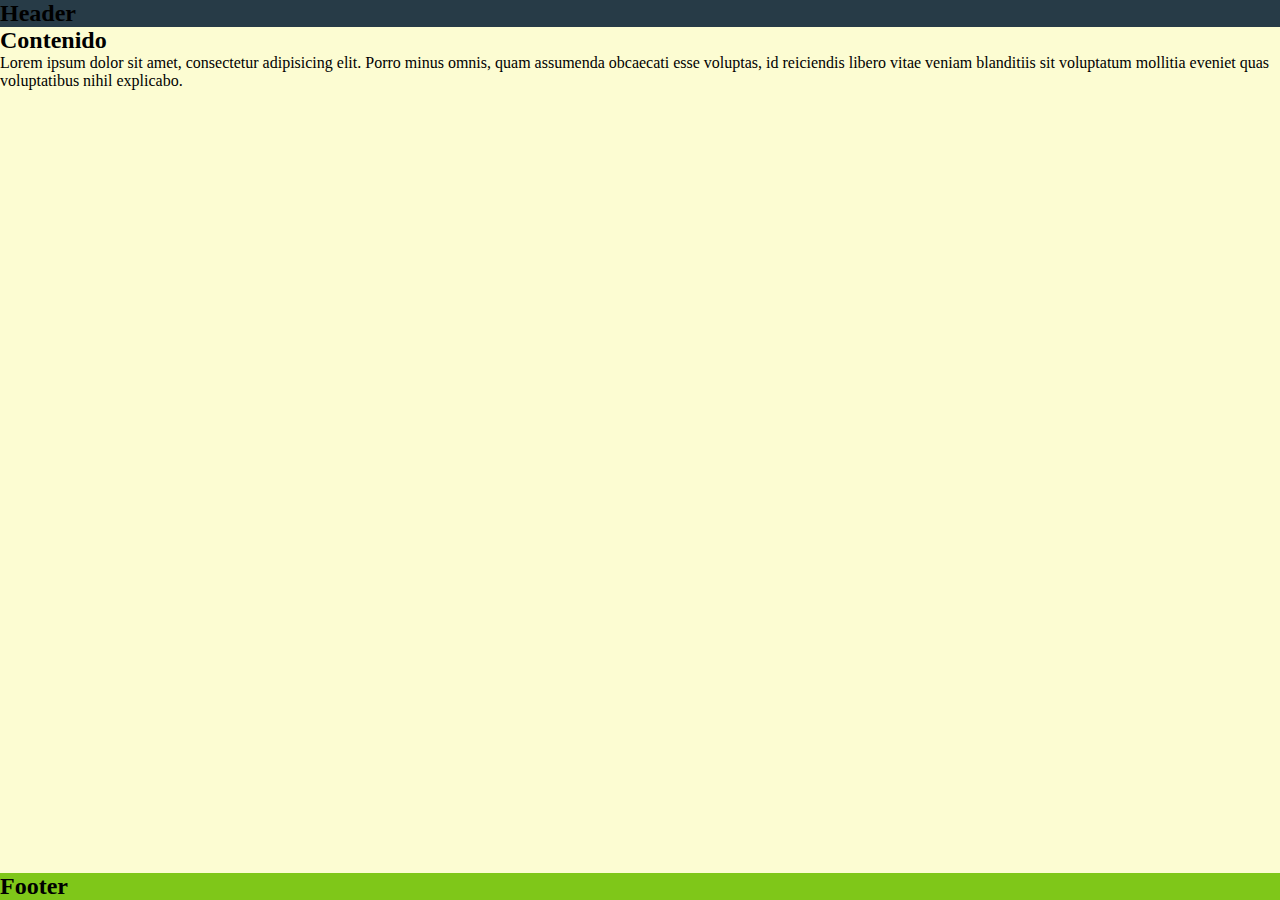
<file: footer/index.html>
<!DOCTYPE html>
<html>
  <head>
    <meta charset="utf-8">
    <title>Reto 2 - Desarrollo web - Sticky footer</title>
    <link rel="stylesheet" href="css/estilos.css">
  </head>
  <body id="body">
    <header id="header">
      <h2>Header</h2>
    </header>
    <section id="contenido">
      <h2>Contenido</h2>
      <p>Lorem ipsum dolor sit amet, consectetur adipisicing elit. Porro minus omnis, quam assumenda obcaecati esse voluptas, id reiciendis libero vitae veniam blanditiis sit voluptatum mollitia eveniet quas voluptatibus nihil explicabo.</p>
    </section>
    <footer id="footer">
      <h2>Footer</h2>
    </footer>
    <!-- <script type="text/javascript">
      var $contenido = document.getElementById('contenido');
      var $header = document.getElementById('header');
      var $footer = document.getElementById('footer');
      var $body = document.getElementById('body');

      var alto = $body.offsetHeight - ($footer.offsetHeight + $header.offsetHeight);
      console.log(alto);
      $contenido.style.minHeight = alto + "px";
    </script> -->
  </body>
</html>
</file>
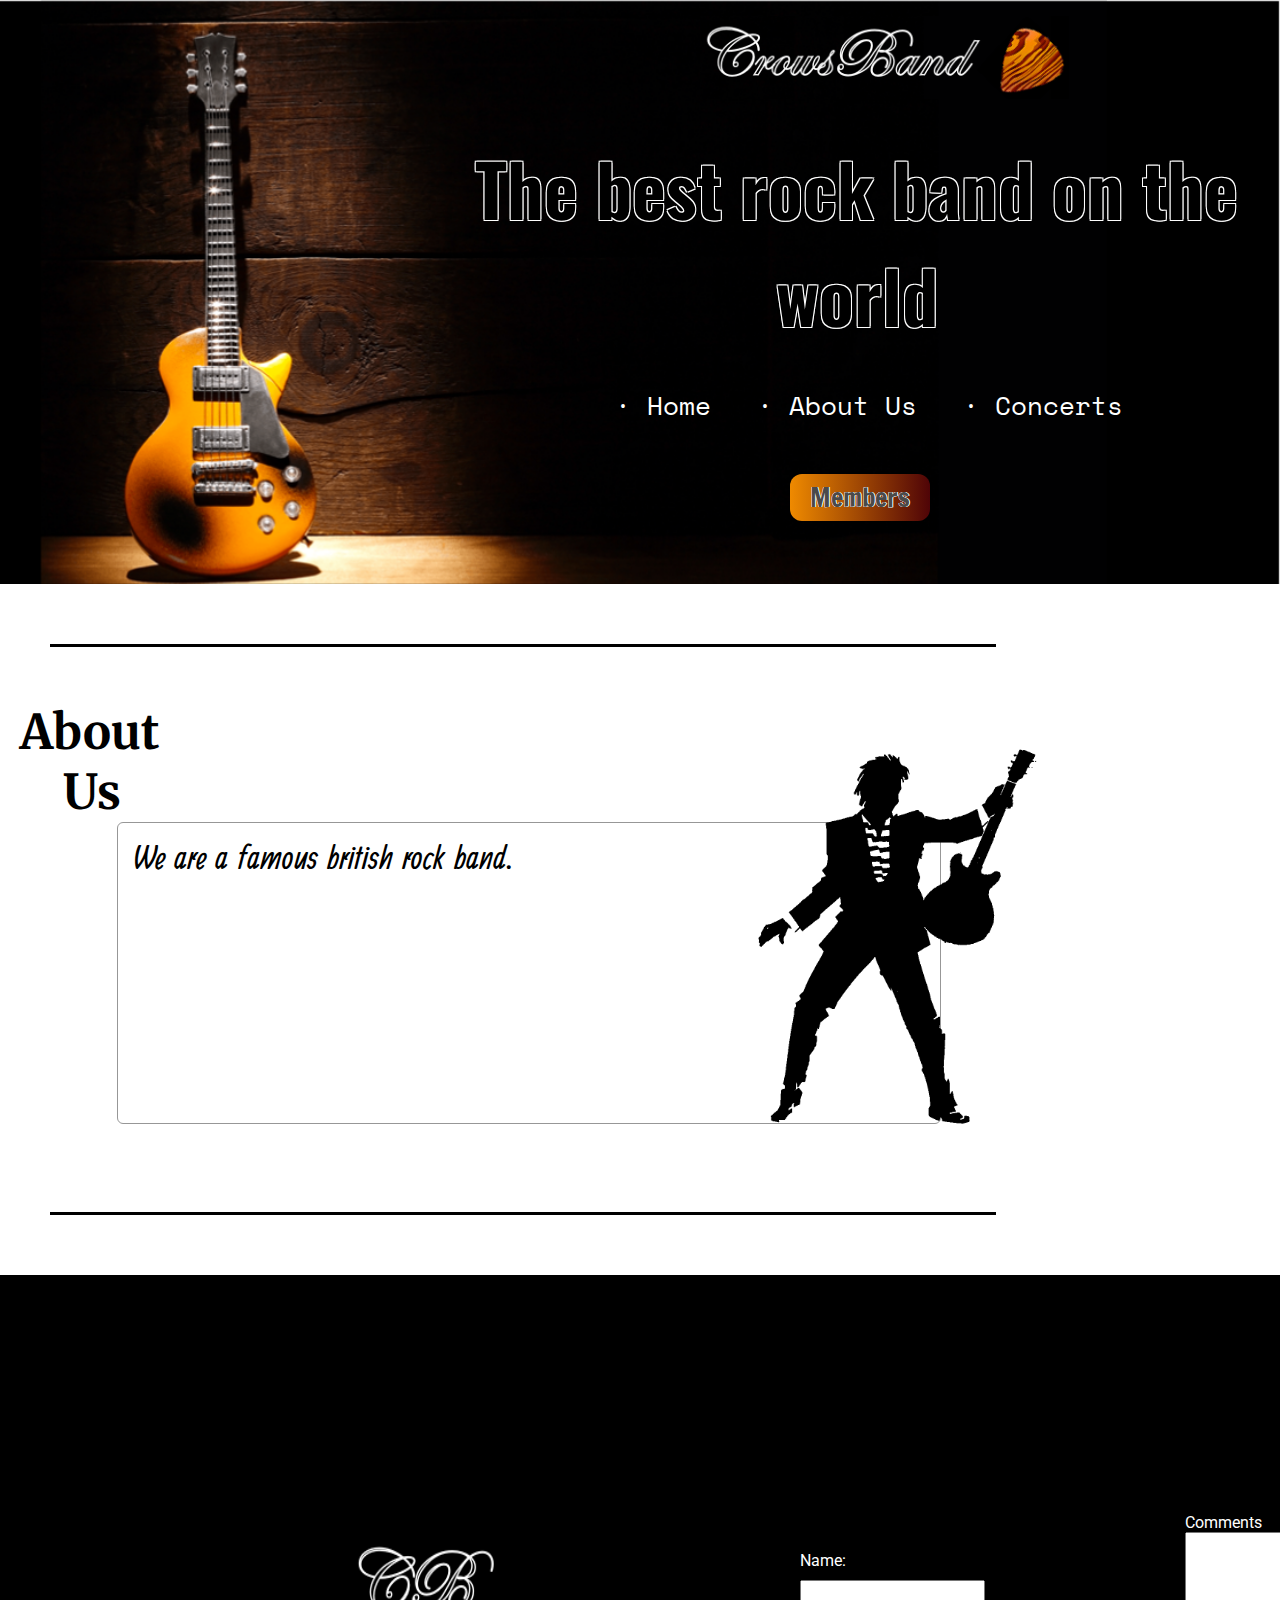
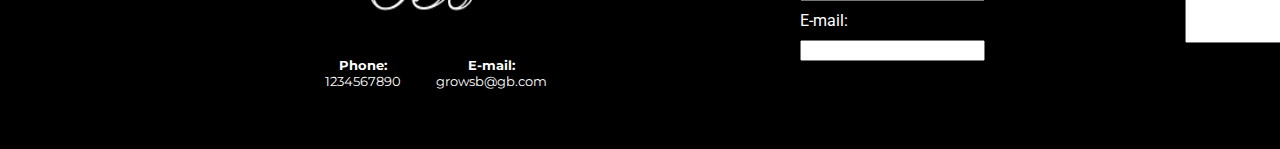
<file: GrowsBand/index.html>
<!DOCTYPE html>
<html lang="en">
<head>
  <meta charset="UTF-8">
  <link rel="stylesheet" href="css/styles.css">
  <link href="https://fonts.googleapis.com/css?family=Francois+One|Oswald|Roboto|Space+Mono|Merriweather:700|Ranga|Montserrat" rel="stylesheet">
  <title>Grows Band - Home</title><!--Titulo del website en el navegador-->
</head>
<body>
  <section id="background" class="background"> <!--Portada del website-->
    <header id="header" class="header container"> <!--Cabecera de la portada-->
      <figure class="logo"><!--Logo del website-->
        <img src="images/logo.png" width="369" alt="LogoGrows">
      </figure>
      <div class="description"><!--Mensaje de promocion-->
        <h1 class="title">The best rock band on the world</h1>
      </div>
      <nav class="menu"><!--Menu de seleccion del website-->
        <ul><!--Lista desorneada-->
          <li><!--Item del menu-->
            <a href="#">Home</a>
          </li>
          <li><!--Item del menu-->
            <a href="#">About Us</a>
          </li>
          <li><!--Item del menu-->
            <a href="#">Concerts</a>
          </li>
        </ul>
        <ol><!--Lista ordenada-->
          <a class="button" href="#">Members</a><!--Boton-->
        </ol>
      </nav>
    </header>
  </section>
  <section id="aboutus" class="aboutus"><!--Seccion de informacion del producto-->
    <div class="title">
      <h2 class="part-a">About</h2><!--Titulo de la seccion-->
      <h2 class="part-b">Us</h2><!--Titulo de la seccion-->
    </div>
    <article class="guitarrisman">
      <div class="description">
        <p>We are a famous british rock band.</p><!--Mensaje situado a un costado de la imagen-->
      </div>
      <img src="images/guitarrist.png" alt="GuitarristMan" class="right" width="284"/><!--Imagen de guitarrista-->
    </article>
  </section>
  <footer class="footer">
    <div class="container">
      <div class="contac">
        <img src="images/logofooter.png" alt="logo footer">
        <a href="tel:1234567890"><strong>Phone:</strong><span>1234567890</span></a>
        <a href="mailto:growsb@gb.com"><strong>E-mail:</strong><span>growsb@gb.com</span></a>
      </div>
      <form class="form">
        <div class="column1">
          <label for="name">Name:</label>
          <input type="text" required name="name" id="name">
          <label for="email">E-mail:</label>
          <input type="email" required name="email" id="email">
        </div>
        <div class="column2">
          <label for="comments">Comments</label>
          <textarea name="name" id="comments" rows="7" cols="30"></textarea>
          <input class="button" type="submit" value="Send"/>
        </div>
      </form>
    </div>
  </footer>
</body>
</html>
</file>
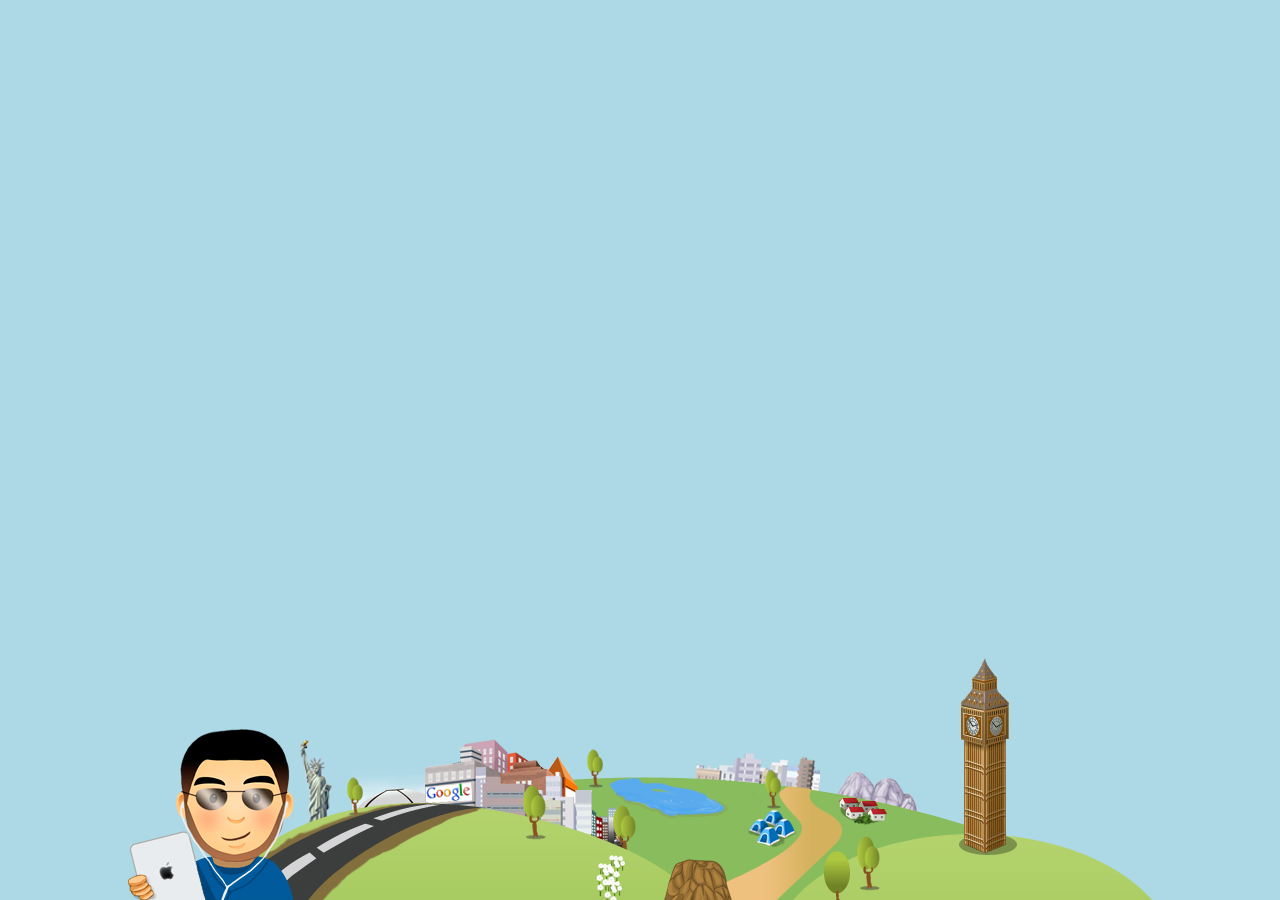
<file: hover-2/index.html>
<!DOCTYPE html>
<html>
  <head>
    <meta charset="utf-8">
    <title>Reto 3 transiciones con :hover</title>
    <link rel="stylesheet" href="css/estilos.css">
  </head>
  <body>
    <div class="container">
      <div class="cvanderland">
        <div class="cvander">
          <img src="images/body.png" class="cvander-body" alt="cvander body">
          <img src="images/head.png" class="cvander-head" alt="cvander head">
          <img src="images/ipad.png" class="cvander-ipad" alt="cvander ipad">
        </div>
      </div>
    </div>
  </body>
</html>
</file>
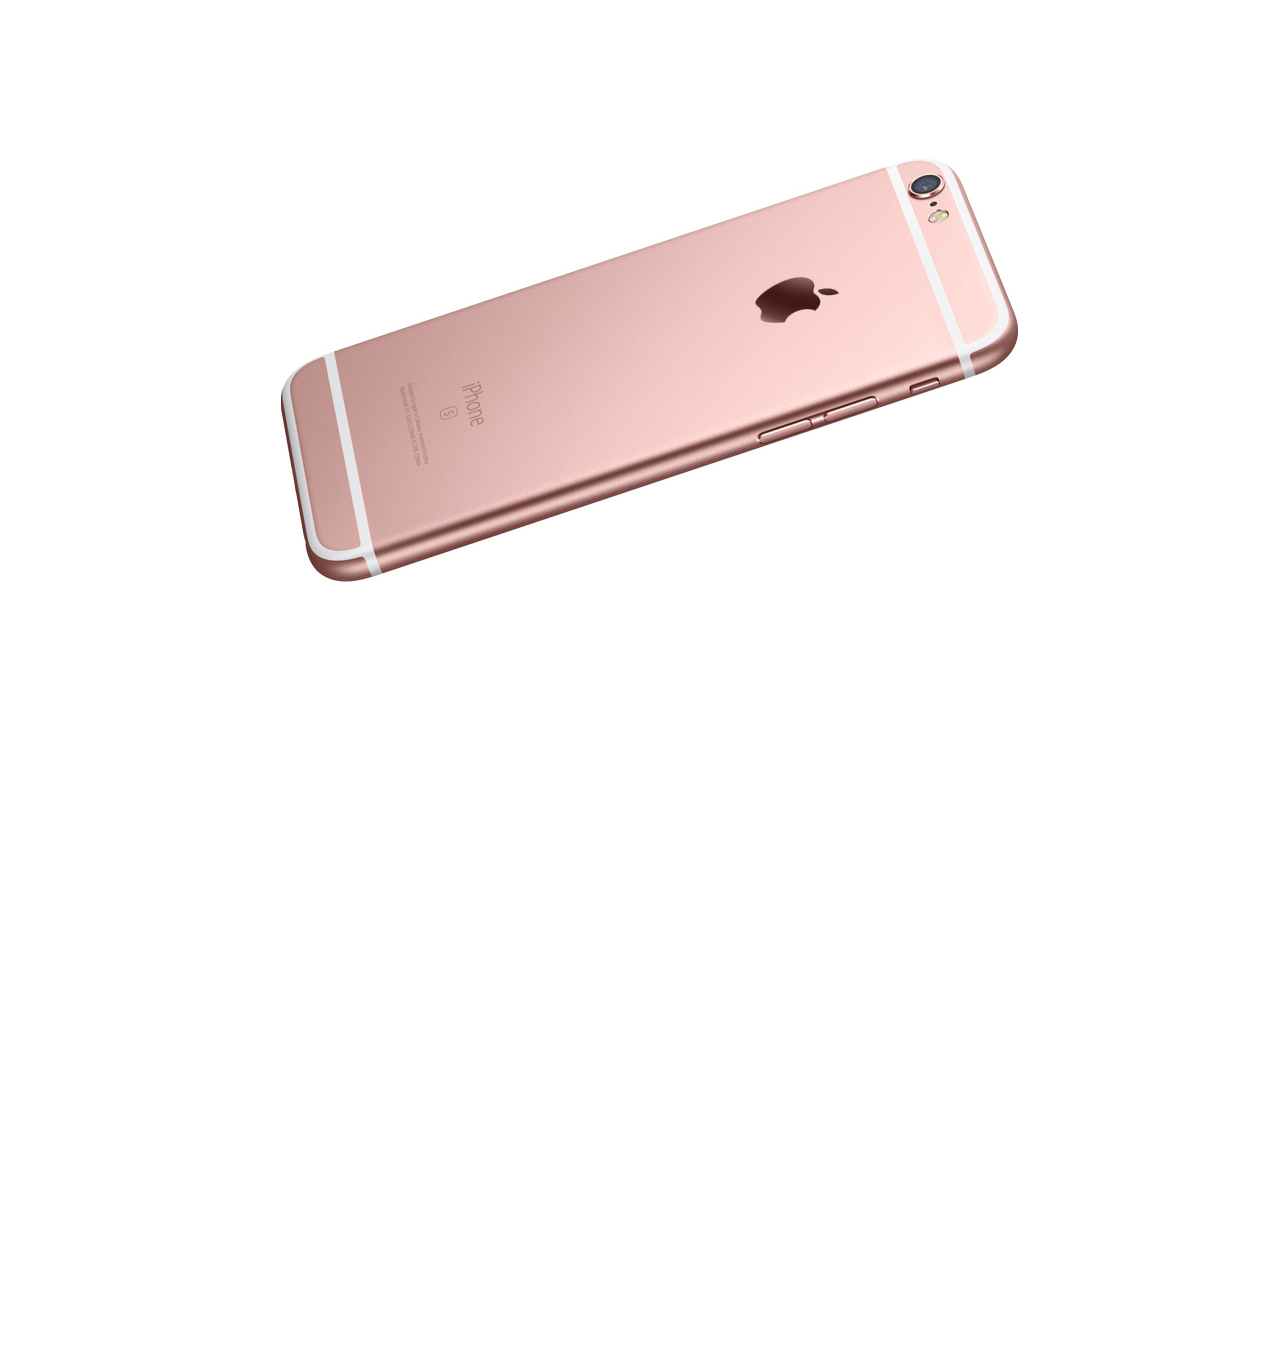
<file: Parallax/index.html>
<!DOCTYPE html>
<html lang="en">
<head>
  <meta charset="UTF-8">
  <title>Parallax</title>
  <style media="screen">
    .container {
      height: 150vh;
      width: 800px;
      margin: 0 auto;
      text-align: center;
    }
    .iphone {
      display: inline-block;
      margin-top: 150px;
      position: relative;
      transition: .1s;
    }
    .shape {
      background-image: url('images/shape.jpg');
      background-position: -54px;
      width: 128px;
      height: 128px;
      position: absolute;
      right: 161px;
      top: 75px;
      -webkit-mask-image: url('images/apple.png');
      mask-image: url('images/apple.png');
    }
  </style>
</head>
<body>
  <section class="container">
    <figure class="iphone" id="iphone">
      <img src="images/iphone.jpg" alt="IPhone">
      <div class="shape" id="mask"></div>
    </figure>
  </section>
  <script>
    var $iphone = document.getElementById('iphone');
    var $mask   = document.getElementById('mask')
    window.addEventListener('scroll', function(ev) {
      console.log(window.scrollY);
      // $iphone.style.marginTop = window.scrollY + 'px';
      var position = 54 + window.scrollY
      $mask.style.backgroundPosition = '-' + position + 'px';
      $iphone.style.transform = 'rotate(-' + position * 0.015 +'deg)' ;
    })
  </script>
</body>
</html>
</file>
<file: footer/css/estilos.css>
body {
  background: lightgrey;
  min-height: 100vh;
  margin: 0;
  display: flex;
  flex-direction: column;
}
h2 {
  margin: 0;
}
p {
  margin: 0;
}
header {
  /*height: 50px;*/
  background: #273b47;
}
section {
  background: #fcfcd2;
  flex: 1;
  /*height: 500px;*/
}
footer {
  background: #7fc719;
  /*height: 100px;*/
  /*position: fixed;
  bottom: 0;
  left: 0;
  right: 0;*/
}
</file>
<file: GrowsBand/css/styles.css>
body {
  font-family: 'Roboto', sans-serif;
  margin: 0;
}
.container{
  width: 800px;
  margin: auto;
  position: relative;
}
.background {
  background: url('../images/guitar-background.png');
  background-size: cover;
}
.logo {
  display: inline-block;
  margin-left: 460px;
}
.title {
  font-family: 'Oswald', sans-serif;
  font-size: 72px;
  color: #000000;
  text-align: center;
  text-shadow: -1px -1px 0 #fff,
    1px -1px 0 #fff,
   -1px 1px 0 #fff,
    1px 1px 0 #fff;
  margin: 15px -233px 20px 200px;

}
.menu {
  font-family: 'Space Mono', monospace;
  font-size: 26px;
  display: inline-block;
  padding: 0;
  margin: -8px -100px 42px 305px;
}
.menu li {
  display: inline-block;
  margin-left: 30px;
}
.menu a {
  color: #FFFFFF;
  text-decoration: none;
}
.menu li:before{
  content: '·';
  color: #FFFFFF;
}
ol {
  margin-top: 54px;
}
.menu .button, .footer .button {
  font-family: 'Francois One', sans-serif;
  font-size: 26px;
  color: #4A4A4A;
  text-decoration: none;
  text-shadow: -.5px -.5px 0 #fff,
    .5px -.5px 0 #fff,
   -.2px .2px 0 #fff,
    .2px .2px 0 #fff;
  background: linear-gradient(to left, #4F0407, #EF8A00);
  margin-left: 205px;
  padding: 5px 20px;
  border: none;
  border-radius: 12px;
  cursor: pointer;
}
.aboutus {
  position: relative;
  margin: 60px 50px 0 50px;
  padding: 40px 0;
  width: 946px;
  height: 485px;
  border-top: 3px solid black;
  border-bottom: 3px solid black;
}
.aboutus .title{
  margin-left: -1100px;
}
.aboutus h2 {
  font-family: 'Merriweather', serif;
  font-size: 48px;
}
.aboutus .part-a {
  margin: 0;
}
.aboutus .part-b {
  margin: 0;
  margin-left: 4px;
}
.aboutus .description {
  margin: -20px 0 0 67px;
  position: relative;
  border: 1px solid #979797;
  width: 822px;
  height: 300px;
  border-radius: 6px;
}
.right {
  float: right;
  position: relative;
  right: -41px;
  top: -385px;
}
.description p {
  font-family: 'Ranga', cursive;
  font-size: 36px;
  margin: 10px 15px;
  text-align: justify;
}
p {
  margin: 0;
}
.footer {
  background: black;
  margin-top: 60px;
  padding: 40px 0;
}
.footer .container {
  display: flex;
}
.contac {
  font-family: 'Montserrat', sans-serif;
  font-size: 13px;
  display: flex;
  margin-right: 100px;
  width: 300px;
  flex-wrap: wrap;
  align-items: center;
}
.contac img {
  display: block;
  width: 160px;
  height: 85px;
  margin: 10px 0 10px 100px;
}
.contac a {
  color: white;
  text-decoration: none;
  margin: 10px -50px 10px 85px
}
.contac strong {
  display: block;
  text-align: center;
}
.form {
  display: flex;
  color: white;
}
/*.form label {
  margin: 10px
}*/
.column1 {
  display: block;
  margin: 38px 200px;
}
.column1 input {
  margin: 10px 0;
}
.column2{
  display: block;
}
</file>
<file: hover-2/css/estilos.css>
body {
  margin: 0;
  background: lightblue;
}
.cvanderland {
  width: 1024px;
  height: 243px;
  background-image: url('../images/bg-wrapper.png');
  position: absolute;
  left: 0;
  bottom: 0;
  right: 0;
  margin: 0 auto;
}
.container {
  height: 100vh;
  width: 100vw;
  background-position: center bottom;
  background-repeat: no-repeat;
}
.cvander {
  /*background: gold;*/
  width: 166px;
  height: 171px;
  position: absolute;
  left: 0;
  bottom: 0;
  overflow: hidden;
  transition: .3s;
  /*animation: tiempo nombre de la animacion repeticiones*/
}
.cvander:hover{
  /*background: darkblue;*/
}
.cvander:hover .cvander-head{
  /*border: 10px solid blue;*/
  /*transform: translateY(5px);*/
  animation: .7s cvander infinite;
}
.cvander:hover .cvander-ipad{
  transform: rotate(-10deg);
}
.cvander-body {
  position: absolute;
  left: 0;
  bottom: 0;
}
.cvander-head {
  position: absolute;
  left: 0;
  top: 0;
  /*transition: .3s;*/
}
.cvander-ipad {
  position: absolute;
  left: 0;
  bottom: -20px;
  transition: .2s;
}
/*configurar animacion*/
@keyframes cvander {
  /*0% - 50% - 100%*/
  0% {
  }
  50% {
     transform: translateY(5px) rotate(5deg);
  }
  100%{
    transform: translateY(0px);

  }
  /*from {
    /*border: 1px solid red;*/
  /*}
  to {
    transform: translateY(5px);
  }*/
}
</file>
